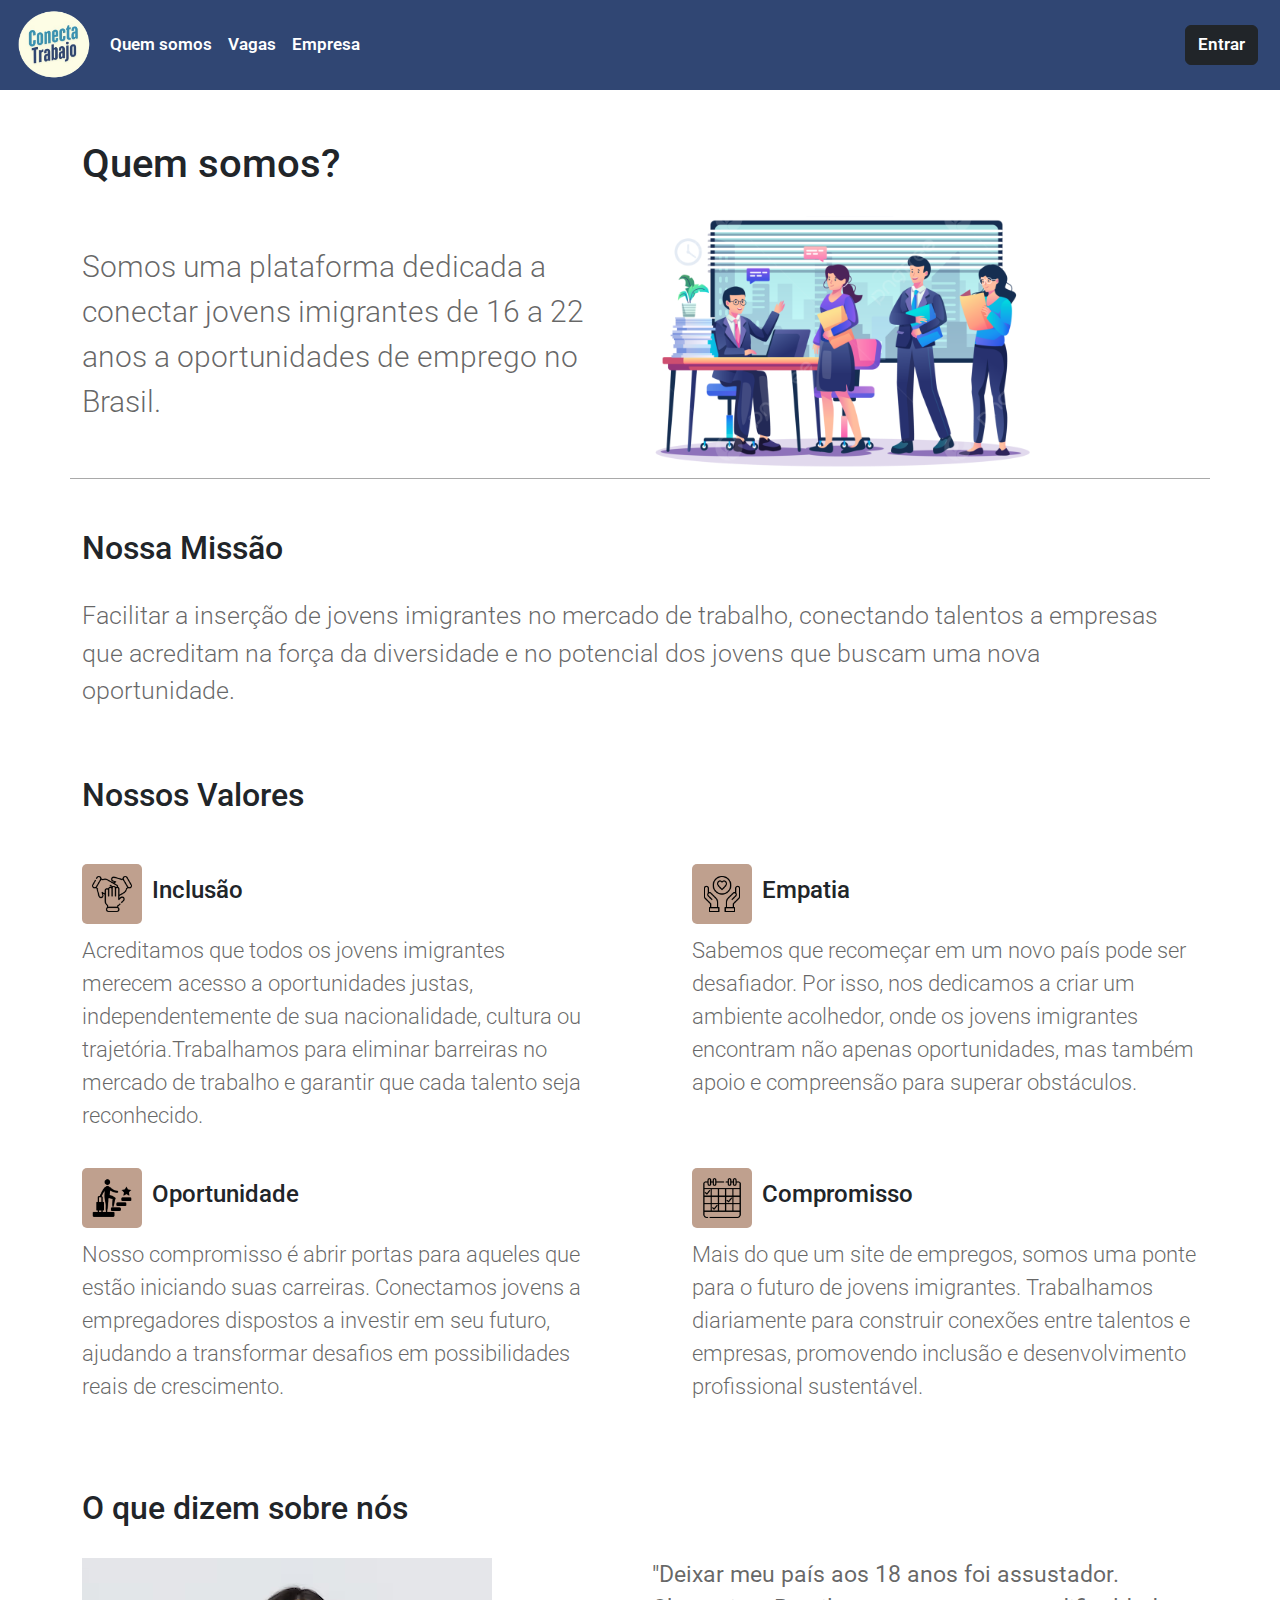
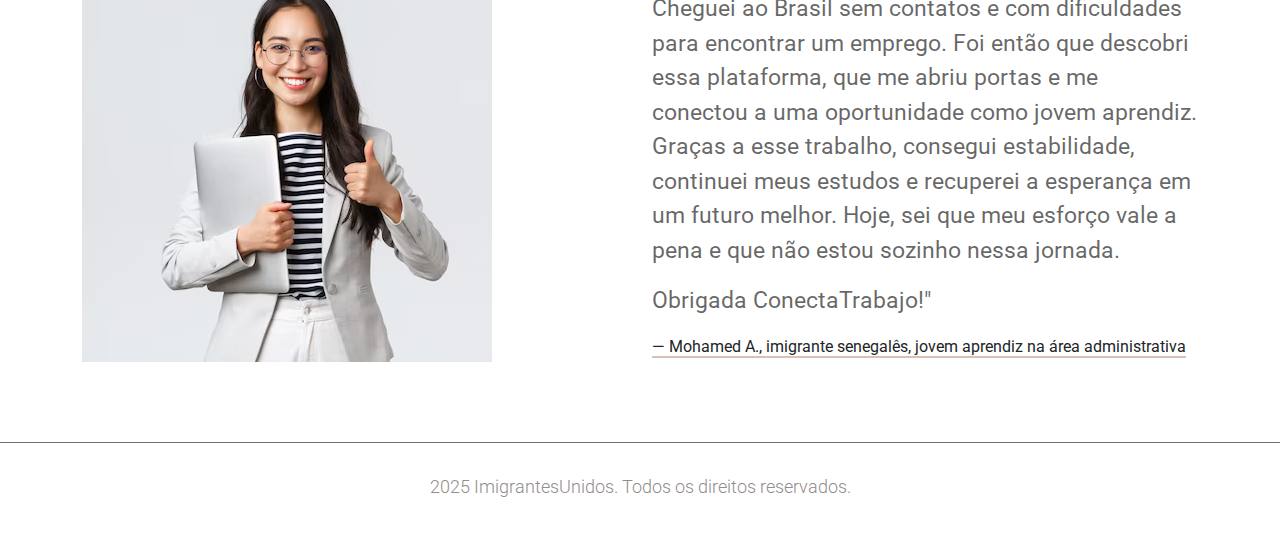
<file: index.html>
<!DOCTYPE html>
<html lang="pt-br">
<head>
    <meta charset="UTF-8">
    <meta name="viewport" content="width=device-width, initial-scale=1.0">
    <title>Document</title>
    <link href="https://cdn.jsdelivr.net/npm/bootstrap@5.3.3/dist/css/bootstrap.min.css" rel="stylesheet" integrity="sha384-QWTKZyjpPEjISv5WaRU9OFeRpok6YctnYmDr5pNlyT2bRjXh0JMhjY6hW+ALEwIH" crossorigin="anonymous">
    <link rel="stylesheet" href="HeaderFooter/style.css">
    <link rel="stylesheet" href="home/style.css">
</head>
<body>

    <header>
      <nav class="navbar  navbar-expand-lg">
          <div class="container-fluid">
            <img src="img/trabalho-gimp.png"
            alt="Bootstrap" width="80" height="70">
            <button class="navbar-toggler" type="button" data-bs-toggle="collapse" data-bs-target="#navbarSupportedContent" aria-controls="navbarSupportedContent" aria-expanded="false" aria-label="Toggle navigation">
              <span class="navbar-toggler-icon"></span>
            </button>
            <div class="collapse navbar-collapse" id="navbarSupportedContent">
              <ul class="navbar-nav me-auto mb-2 mb-lg-0">
                <li class="nav-item">
                  <a class="nav-link" aria-current="page" href="index.html">Quem somos</a>
                </li>
                <li class="nav-item">
                  <a class="nav-link" href="vagas.html">Vagas</a>
                </li>
                <li class="nav-item">
                  <a class="nav-link" href="empresa.html">Empresa</a>
                </li>
              </ul>
              <form class="d-flex" role="search">
                <a href="entrar.html"  class="btn btn-dark">Entrar</a>
              </form>
            </div>
          </div>
      </nav>
    </header>

    <main>
      <div class="container quem-somos">
          <div class="row">
              <h1>Quem somos?</h1>
          </div>
      </div>

      <div class="container comeco">
          <div class="row align-items-center">
              <p class="col-md-6">Somos uma plataforma dedicada a conectar jovens imigrantes de 16 a 22 anos a oportunidades de emprego no Brasil.</p>
              <div class="col-md-6">
                <img src="img/img-principal.png" alt="" class="img-comeco">
              </div>
          </div>
      </div>

      <div class="container missao">
          <div class="row">
              <h2>Nossa Missão</h2>
              <p>Facilitar a inserção de jovens imigrantes no mercado de trabalho, conectando talentos a empresas que acreditam na força da diversidade e no potencial dos jovens que buscam uma nova oportunidade.</p>
          </div>
      </div>

      <div class="container valores">
          <div class="row justify-content-between">
              <h2>Nossos Valores</h2>
              <div class="topicos-valores col-md-6">
                <div class="icones">
                  <img src="img/equipe.png" alt="">
                  <h4>Inclusão</h4>
                </div>
                <p>Acreditamos que todos os jovens imigrantes merecem acesso a oportunidades justas, independentemente de sua nacionalidade, cultura ou trajetória.Trabalhamos para eliminar barreiras no mercado de trabalho e garantir que cada talento seja reconhecido. </p>
              </div>
              <div class="topicos-valores col-md-6">
                <div class="icones">
                  <img src="img/empatia.png" alt="">
                  <h4>Empatia</h4>
                </div>
                <p>Sabemos que recomeçar em um novo país pode ser desafiador. Por isso, nos dedicamos a criar um ambiente acolhedor, onde os jovens imigrantes encontram não apenas oportunidades, mas também apoio e compreensão para superar obstáculos.</p>
              </div>
              <div class="topicos-valores col-md-6">
                <div class="icones">
                  <img src="img/conquista (1).png" alt="">
                  <h4>Oportunidade</h4>
                </div>
                <p> Nosso compromisso é abrir portas para aqueles que estão iniciando suas carreiras. Conectamos jovens a empregadores dispostos a investir em seu futuro, ajudando a transformar desafios em possibilidades reais de crescimento.</p>
              </div>
              <div class="topicos-valores col-md-6">
                <div class="icones">
                  <img src="img/compromisso.png" alt="">
                  <h4>Compromisso</h4>
                </div>
                <p> Mais do que um site de empregos, somos uma ponte para o futuro de jovens imigrantes. Trabalhamos diariamente para construir conexões entre talentos e empresas, promovendo inclusão e desenvolvimento profissional sustentável.</p>
              </div>
          </div>
      </div>

      <div class="container comentario">
        <div class="row align-items-">
          <h2 class="col-md-12">O que dizem sobre nós</h2>
          <div class="col-md-6">
            <img src="img/negp.png" alt="">
          </div>
          <div class="col-md-6">
            <p>"Deixar meu país aos 18 anos foi assustador. Cheguei ao Brasil sem contatos e com dificuldades para encontrar um emprego. Foi então que descobri essa plataforma, que me abriu portas e me conectou a uma oportunidade como jovem aprendiz. Graças a esse trabalho, consegui estabilidade, continuei meus estudos e recuperei a esperança em um futuro melhor. Hoje, sei que meu esforço vale a pena e que não estou sozinho nessa jornada.</p>
            <p>Obrigada ConectaTrabajo!"</p>
            <span>— Mohamed A., imigrante senegalês,
              jovem aprendiz na área administrativa
            </span>
          </div>
         </div>
      </div>
      
    </main>

    <footer>
        <div class="container">
            <div class="row">
                <p class="text-center">2025 ImigrantesUnidos. Todos os direitos reservados.</p>
            </div>
        </div>
    </footer>

      
    

    <script src="https://cdn.jsdelivr.net/npm/bootstrap@5.3.3/dist/js/bootstrap.bundle.min.js" integrity="sha384-YvpcrYf0tY3lHB60NNkmXc5s9fDVZLESaAA55NDzOxhy9GkcIdslK1eN7N6jIeHz" crossorigin="anonymous"></script>

</body>
</html>
</file>
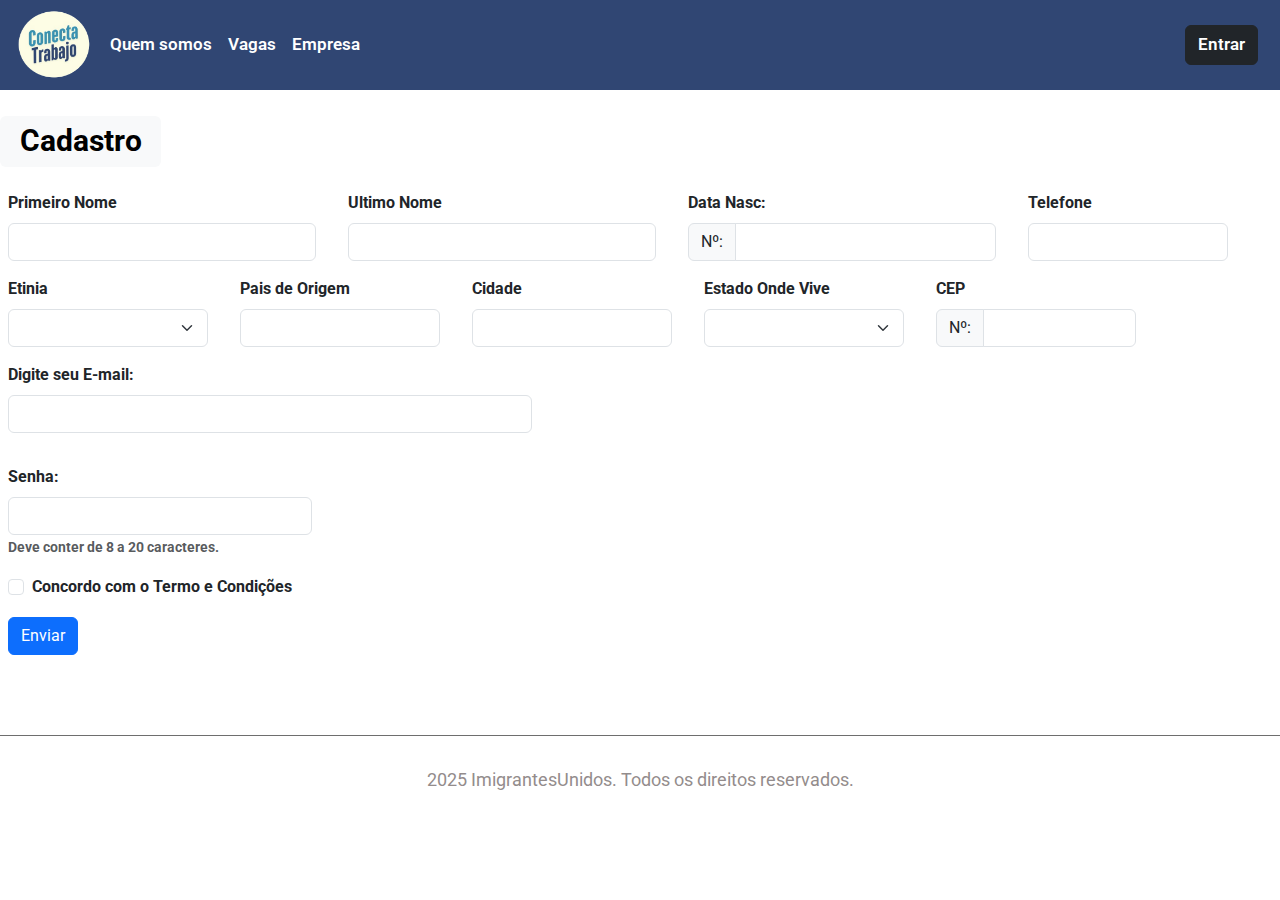
<file: cadastrar.html>
<!DOCTYPE html>
<html lang="pt-br">
<head>
    <meta charset="UTF-8">
    <meta name="viewport" content="width=device-width, initial-scale=1.0">
    <title>login</title>
    <link href="https://cdn.jsdelivr.net/npm/bootstrap@5.3.3/dist/css/bootstrap.min.css" rel="stylesheet" integrity="sha384-QWTKZyjpPEjISv5WaRU9OFeRpok6YctnYmDr5pNlyT2bRjXh0JMhjY6hW+ALEwIH" crossorigin="anonymous">
    <link rel="stylesheet" href="HeaderFooter/style.css">
    <style>
      body{
          text-align:justify;
          font-family: Arial, Helvetica, sans-serif;
          font-weight: bold;
      }
      footer{
        font-weight: 400;
      }
    </style>
</head>
<body>

    <header>
      <nav class="navbar  navbar-expand-lg">
        <div class="container-fluid">
          <img src="img/trabalho-gimp.png"
          alt="Bootstrap" width="80" height="70">
          <button class="navbar-toggler" type="button" data-bs-toggle="collapse" data-bs-target="#navbarSupportedContent" aria-controls="navbarSupportedContent" aria-expanded="false" aria-label="Toggle navigation">
            <span class="navbar-toggler-icon"></span>
          </button>
          <div class="collapse navbar-collapse" id="navbarSupportedContent">
            <ul class="navbar-nav me-auto mb-2 mb-lg-0">
              <li class="nav-item">
                <a class="nav-link" aria-current="page" href="index.html">Quem somos</a>
              </li>
              <li class="nav-item">
                <a class="nav-link" href="vagas.html">Vagas</a>
              </li>
              <li class="nav-item">
                <a class="nav-link" href="empresa.html">Empresa</a>
              </li>
            </ul>
            <form class="d-flex" role="search">
              <a href="entrar.html"  class="btn btn-dark">Entrar</a>
            </form>
          </div>
        </div>
      </nav>
    </header>

    <main>
      <br> <h1><span  class="badge text-bg-light">Cadastro</span></h1> <br>
                <form class="row g-3">
                  <div class="col-md-3 m-2">
                    <label for="validationDefault01" class="form-label">Primeiro Nome</label>
                    <input type="text" class="form-control" id="validationDefault01"  required>
                  </div>
                  <div class="col-md-3 m-2">
                    <label for="validationDefault02" class="form-label">Ultimo Nome</label>
                    <input type="text" class="form-control" id="validationDefault02"  required>
                  </div>
                  <div class="col-md-3 m-2">
                    <label for="validationDefaultCpf" class="form-label">Data Nasc:</label>
                    <div class="input-group">
                      <span class="input-group-text" id="inputGroupPrepend2">Nº:</span>
                      <input type="text" class="form-control" id="validationDefaultCpf" aria-describedby="inputGroupPrepend2" required>
                    </div>
                  </div>
                  <div class="col-md-2 m-2" >
                    <label for="validationDefaultTel" class="form-label">Telefone</label>
                    <input type="text" class="form-control" id="validationDefaultTel"  required>
                  </div>
                  <div class="col-md-2 m-2">
                      <label for="validationDefault04" class="form-label">Etinia</label>
                      <select class="form-select" id="validationDefault04" required>
                        <option selected disabled > </option>
                        <option>Branco</option>
                        <option>Pardo</option>
                        <option>Amarelo</option>
                        <option>Indigena</option>
                        <option>Negro</option>
                      </select>
                    </div>
                    <div class="col-md-2 m-2">
                      <label for="validationDefault03" class="form-label">Pais de Origem</label>
                      <input type="text" class="form-control" id="validationDefault03" required>
                    </div><br>
                  <div class="col-md-2 m-2">
                    <label for="validationDefault03" class="form-label">Cidade</label>
                    <input type="text" class="form-control" id="validationDefault03" required>
                  </div>
                  <div class="col-md-2 m-2">
                    <label for="validationDefault04" class="form-label">Estado Onde Vive</label>
                    <select class="form-select" id="validationDefault04" required>
                      <option selected disabled > </option>
                      <option>SP</option>
                      <option>RJ</option>
                      <option>SC</option>
                      <option>PR</option>
                      <option>CE</option>
                      <option>PE</option>
                      <option>MG</option>
                      <option>AM</option>
                      <option>BA</option>
                      <option>MT</option>
                      <option>PA</option>
                    </select>
                  </div>
                  <div class="col-md-2 m-2">
                    <label for="validationDefault05" class="form-label">CEP</label>
                    <div class="input-group">
                    <span class="input-group-text" id="inputGroupPrepend4">Nº:</span>
                    <input type="text" class="form-control" id="validationDefault05" required>
                  </div>
                  </div>
                  <div class="col-md-5 m-2">
                    <label for="validationDefaultEmail" class="form-label">Digite seu E-mail:</label>
                    <input type="text" class="form-control" id="validationDefaultEmail"  required>
                  </div>
                  <div class="row g-3 align-items-center">
                    <div class="col-md-3 m-2">
                      <label for="validationDefaultSenha" class="form-label">Senha:</label>
                      <input type="text" class="form-control" id="validationDefaultSenha"  required>
                      <span id="passwordHelpInline" class="form-text">
                        Deve conter de 8 a 20 caracteres.
                      </span>
                    </div>
                  </div>
                  <div class="col-12 m-2">
                    <div class="form-check">
                      <input class="form-check-input" type="checkbox" value="" id="invalidCheck2" required>
                      <label class="form-check-label" for="invalidCheck2">
                        Concordo com o Termo e Condições
                      </label>
                    </div>
                  </div>
                  <div class="col-12 m-2">
                    <button class="btn btn-primary" type="submit">Enviar</button>
                  </div>
                </form>
                <br>
                <br>
                <br>
    </main>

    <footer>
      <div class="container">
          <div class="row">
              <p class="text-center">2025 ImigrantesUnidos. Todos os direitos reservados.</p>
          </div>
      </div>
    </footer>
        
              
            
        
    <script src="https://cdn.jsdelivr.net/npm/bootstrap@5.3.3/dist/js/bootstrap.bundle.min.js" integrity="sha384-YvpcrYf0tY3lHB60NNkmXc5s9fDVZLESaAA55NDzOxhy9GkcIdslK1eN7N6jIeHz" crossorigin="anonymous"></script>        
</body>
</html>
</file>
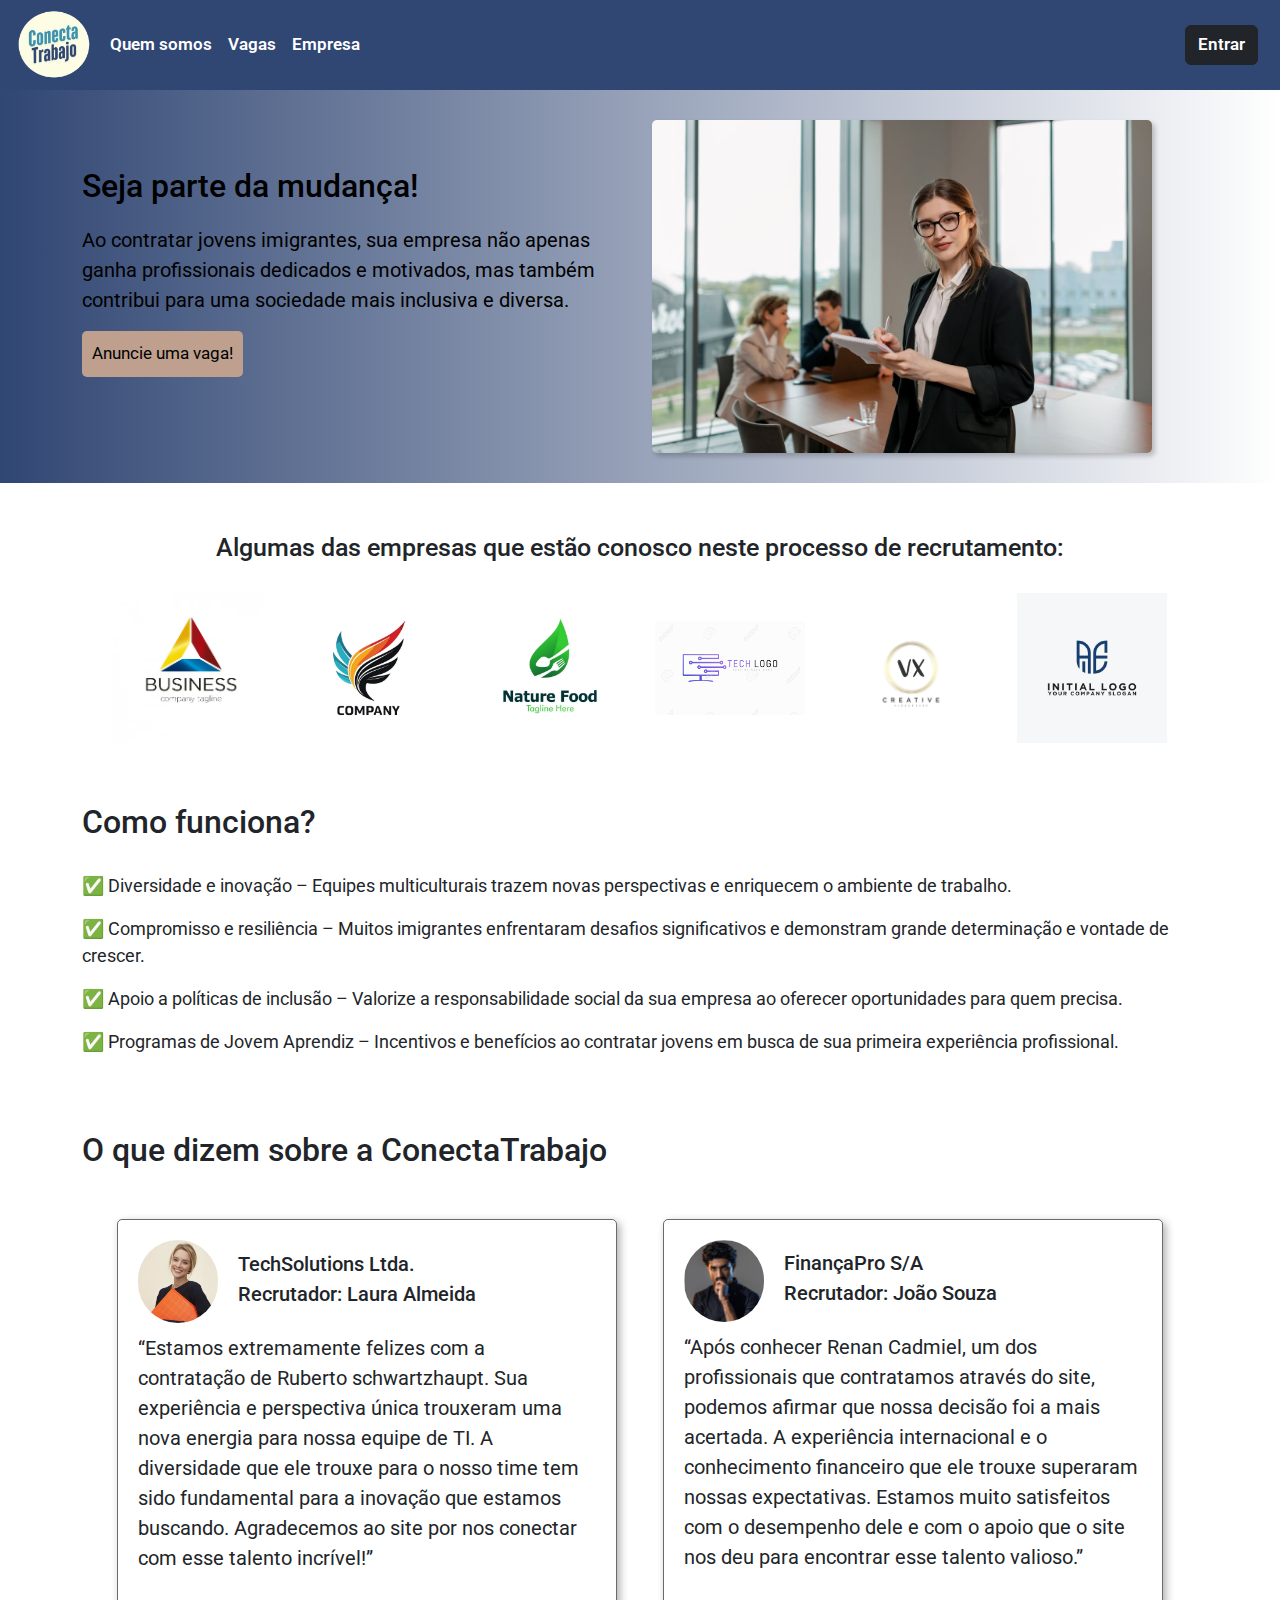
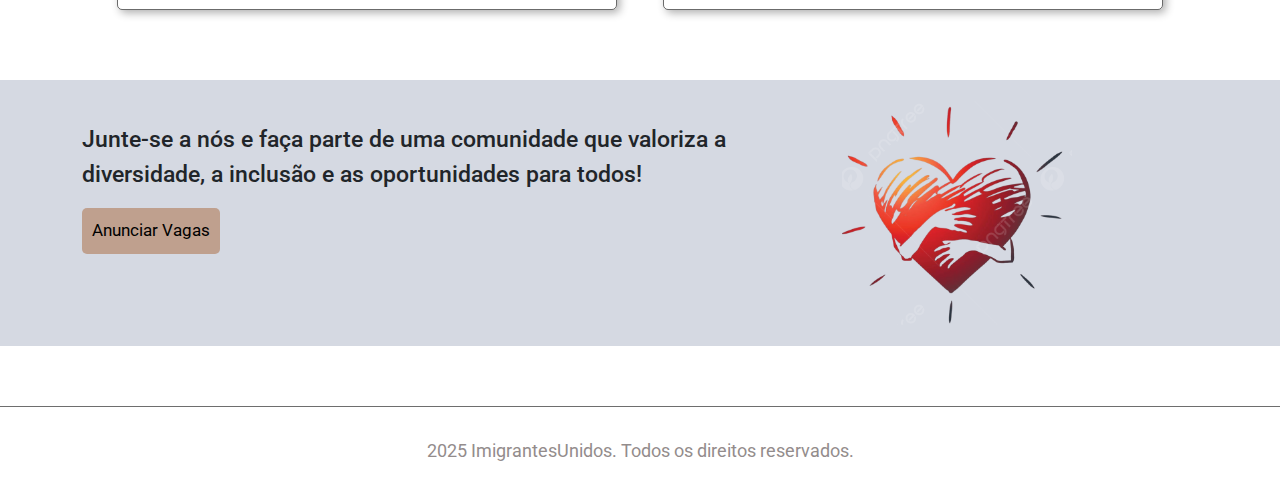
<file: empresa.html>
<!DOCTYPE html>
<html lang="pt-br">
<head>
    <meta charset="UTF-8">
    <meta name="viewport" content="width=device-width, initial-scale=1.0">
    <title>Document</title>
    <link href="https://cdn.jsdelivr.net/npm/bootstrap@5.3.3/dist/css/bootstrap.min.css" rel="stylesheet" integrity="sha384-QWTKZyjpPEjISv5WaRU9OFeRpok6YctnYmDr5pNlyT2bRjXh0JMhjY6hW+ALEwIH" crossorigin="anonymous">
    <link rel="stylesheet" href="HeaderFooter/style.css">
    <link rel="stylesheet" href="empresa/style.css">
</head>
<body>
    <header>
        <nav class="navbar  navbar-expand-lg">
            <div class="container-fluid">
              <img src="img/trabalho-gimp.png"
              alt="Bootstrap" width="80" height="70">
              <button class="navbar-toggler" type="button" data-bs-toggle="collapse" data-bs-target="#navbarSupportedContent" aria-controls="navbarSupportedContent" aria-expanded="false" aria-label="Toggle navigation">
                <span class="navbar-toggler-icon"></span>
              </button>
              <div class="collapse navbar-collapse" id="navbarSupportedContent">
                <ul class="navbar-nav me-auto mb-2 mb-lg-0">
                  <li class="nav-item">
                    <a class="nav-link" aria-current="page" href="index.html">Quem somos</a>
                  </li>
                  <li class="nav-item">
                    <a class="nav-link" href="vagas.html">Vagas</a>
                  </li>
                  <li class="nav-item">
                    <a class="nav-link" href="empresa.html">Empresa</a>
                  </li>
                </ul>
                <form class="d-flex" role="search">
                    <a href="entrar.html"  class="btn btn-dark">Entrar</a>
                </form>
              </div>
            </div>
        </nav>
    </header>

    <main>
        <div class="cor">
            <div class="container comeco">
                <div class="row align-items-center">
                    <div class="col-md-6">
                        <h2>Seja parte da mudança!</h2>
                        <p> Ao contratar jovens imigrantes, sua empresa não apenas ganha profissionais dedicados e motivados, mas também contribui para uma sociedade mais inclusiva e diversa.</p>
                        <input type="submit" value="Anuncie uma vaga!">
                    </div>
                    <div class="col-md-6"><img src="img/recru.jpg" alt=""></div>
                </div>
            </div>
        </div>

        <div class="container empresas">
            <div class="row">
                <h2>Algumas das empresas que estão conosco neste processo de recrutamento:
                </h2>
                <div class="logos">
                    <div><img src="img/logo-buiness.avif" alt=""></div>
                    <div><img src="img/logo-company.jpg" alt=""></div>
                    <div><img src="img/logo-food.jpg" alt=""></div>
                    <div><img src="img/tech-logo.png" alt=""></div>
                    <div><img src="img/creative-logo.jpg" alt=""></div>
                    <div><img src="img/logo-initial.jpg" alt=""></div>
                </div>
            </div>
        </div>

        <div class="container funciona">
            <div class="row">
                <h2>Como funciona?</h2>
                <p>✅ Diversidade e inovação – Equipes multiculturais trazem novas perspectivas e enriquecem o ambiente de trabalho.</p>
               <p>✅ Compromisso e resiliência – Muitos imigrantes enfrentaram desafios significativos e demonstram grande determinação e vontade de crescer.</p>
               <p>✅ Apoio a políticas de inclusão – Valorize a responsabilidade social da sua empresa ao oferecer oportunidades para quem precisa.</p>
               <p>✅ Programas de Jovem Aprendiz – Incentivos e benefícios ao contratar jovens em busca de sua primeira experiência profissional.</p>
            </div>
        </div>

        <div class="container comentarios">
            <div class="row">
                <h2>O que dizem sobre a ConectaTrabajo</h2>
                <div class="comentario-junto">
                    <div class="comentario">
                        <div class="foto-recrutador">
                            <img src="img/recruta1.jpg" alt="">
                            <p>TechSolutions Ltda. <br>
                                Recrutador: Laura Almeida
                            </p>
                        </div>
                        <p>“Estamos extremamente felizes com a contratação de Ruberto schwartzhaupt. Sua experiência e perspectiva única trouxeram uma nova energia para nossa equipe de TI. A diversidade que ele trouxe para o nosso time tem sido fundamental para a inovação que estamos buscando. Agradecemos ao site por nos conectar com esse talento incrível!”</p>
                    </div>
                    <div class="comentario">
                        <div class="foto-recrutador">
                            <img src="img/pexels-nkhajotia-1486064.jpg" alt="">
                            <p>FinançaPro S/A <br>
                                Recrutador: João Souza
                            </p>
                        </div>
                        <p>“Após conhecer Renan Cadmiel, um dos profissionais que contratamos através do site, podemos afirmar que nossa decisão foi a mais acertada. A experiência internacional e o conhecimento financeiro que ele trouxe superaram nossas expectativas. Estamos muito satisfeitos com o desempenho dele e com o apoio que o site nos deu para encontrar esse talento valioso.”</p>
                    </div>
                </div>
            </div>
        </div>

        <div class="cor-fim">
            <div class="container frase-final">
                <div class="row  justify-content-between align-items-center">
                    <div class="col-md-8 frase-anuncie">
                        <p>Junte-se a nós e faça parte de uma comunidade que valoriza a diversidade, a inclusão e as oportunidades para todos!</p>
                        <input type="submit" value="Anunciar Vagas">
                    </div>
                    <div class="col-md-4">
                        <img src="img/coracao2.png" alt="">
                    </div>
                </div>
            </div>
        </div>
     
    </main>


    <footer>
        <div class="container">
            <div class="row">
                <p class="text-center">2025 ImigrantesUnidos. Todos os direitos reservados.</p>
            </div>
        </div>
    </footer>


    <script src="https://cdn.jsdelivr.net/npm/bootstrap@5.3.3/dist/js/bootstrap.bundle.min.js" integrity="sha384-YvpcrYf0tY3lHB60NNkmXc5s9fDVZLESaAA55NDzOxhy9GkcIdslK1eN7N6jIeHz" crossorigin="anonymous"></script>

</body>
</html>
</file>
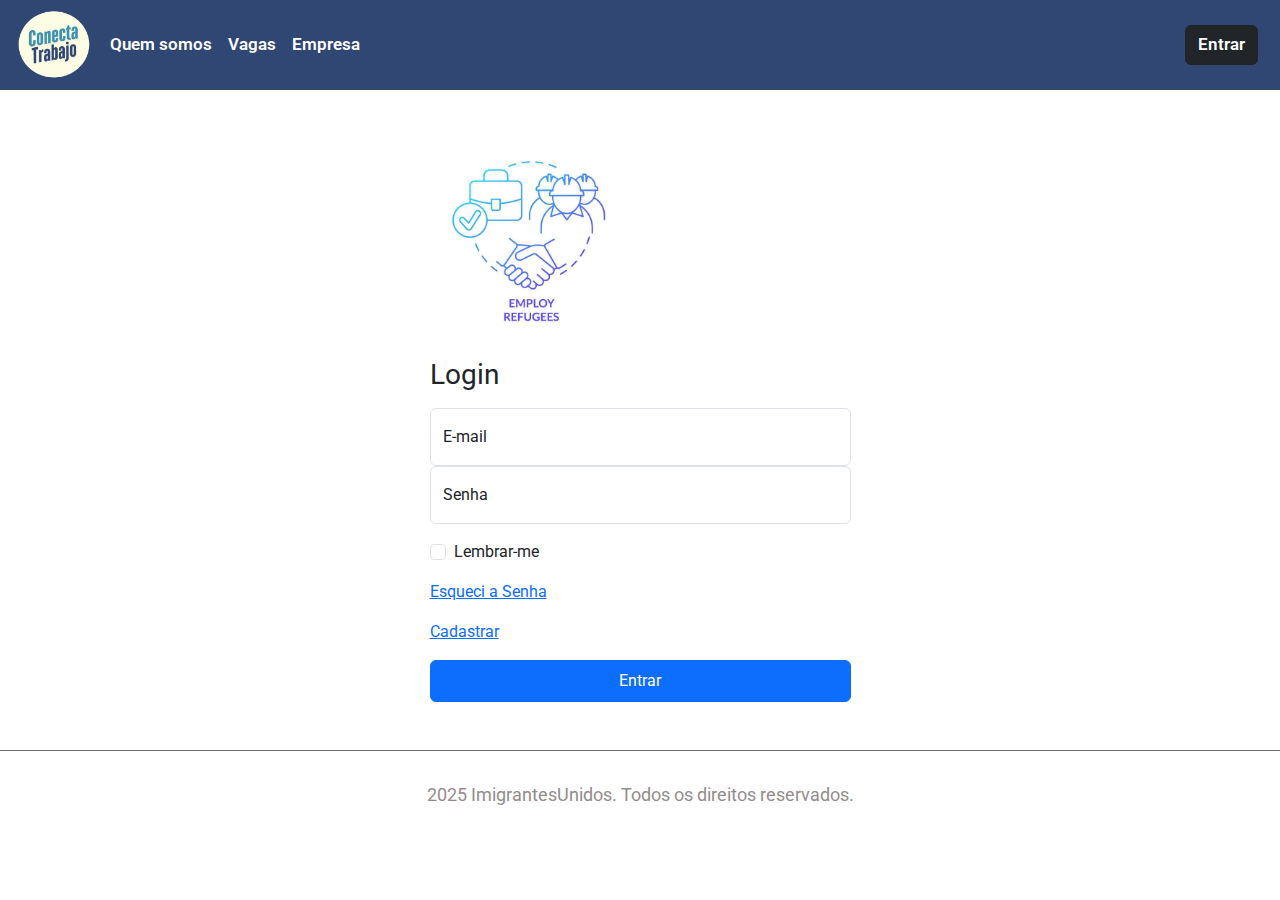
<file: entrar.html>
<!DOCTYPE html>
<html lang="pt-br">
<head>
    <meta charset="UTF-8">
    <meta name="viewport" content="width=device-width, initial-scale=1.0">
    <title>login</title>
    <link href="https://cdn.jsdelivr.net/npm/bootstrap@5.3.3/dist/css/bootstrap.min.css" rel="stylesheet" integrity="sha384-QWTKZyjpPEjISv5WaRU9OFeRpok6YctnYmDr5pNlyT2bRjXh0JMhjY6hW+ALEwIH" crossorigin="anonymous">
    <link rel="stylesheet" href="HeaderFooter/style.css">
    <style>
      .img_login{
           margin-bottom: 20px;
      }
    </style>
</head>
<body >

    <header>
      <nav class="navbar  navbar-expand-lg">
        <div class="container-fluid">
          <img src="img/trabalho-gimp.png"
          alt="Bootstrap" width="80" height="70">
          <button class="navbar-toggler" type="button" data-bs-toggle="collapse" data-bs-target="#navbarSupportedContent" aria-controls="navbarSupportedContent" aria-expanded="false" aria-label="Toggle navigation">
            <span class="navbar-toggler-icon"></span>
          </button>
          <div class="collapse navbar-collapse" id="navbarSupportedContent">
            <ul class="navbar-nav me-auto mb-2 mb-lg-0">
              <li class="nav-item">
                <a class="nav-link" aria-current="page" href="index.html">Quem somos</a>
              </li>
              <li class="nav-item">
                <a class="nav-link" href="vagas.html">Vagas</a>
              </li>
              <li class="nav-item">
                <a class="nav-link" href="empresa.html">Empresa</a>
              </li>
            </ul>
            <form class="d-flex" role="search">
              <a href="entrar.html"  class="btn btn-dark">Entrar</a>
            </form>
          </div>
        </div>
    </nav>
    </header>

    <main>
      <div class="container p-5">
          <div class="row justify-content-center">
              <form class="col col-md-5">
                  <img src="img/imagem-login.jpg" class="img_login" height="200" width="200">
                  <h1 class="h3 mb-3 fw-normal"> Login</h1>
                  <div class="form-floating">
                      <input type="email" class="form-control" id="floatingInput" placeholder="your-email@gmail.com"/>
                      <label for="floatingInput">E-mail</label>
                  </div>
                  <div class="form-floating">
                      <input type="email" class="form-control" id="floatingInput" placeholder="senha"/>
                      <label for="floatingInput">Senha</label>
                  </div>
                  <div class="form-check text-start my-3">
                      <input type="checkbox" class="form-check-input" id="flexCheckDefault"/>
                      <label class="form-check-label" for="flexCheckDefault">Lembrar-me</label>
                  </div>
                  <p><a href="#" class="link-primary">Esqueci a Senha</a></p>
                  <p><a href="cadastrar.html" class="link-primary">Cadastrar</a></p>
                  <button class="btn btn-primary w-100 py-2">Entrar</button>
              </form>
      
          </div>
      </div>
    </main>

    <footer>
        <div class="container">
            <div class="row">
                <p class="text-center">2025 ImigrantesUnidos. Todos os direitos reservados.</p>
            </div>
        </div>
    </footer>

    <script src="https://cdn.jsdelivr.net/npm/bootstrap@5.3.3/dist/js/bootstrap.bundle.min.js" integrity="sha384-YvpcrYf0tY3lHB60NNkmXc5s9fDVZLESaAA55NDzOxhy9GkcIdslK1eN7N6jIeHz" crossorigin="anonymous"></script>

</body>
</html>
</file>
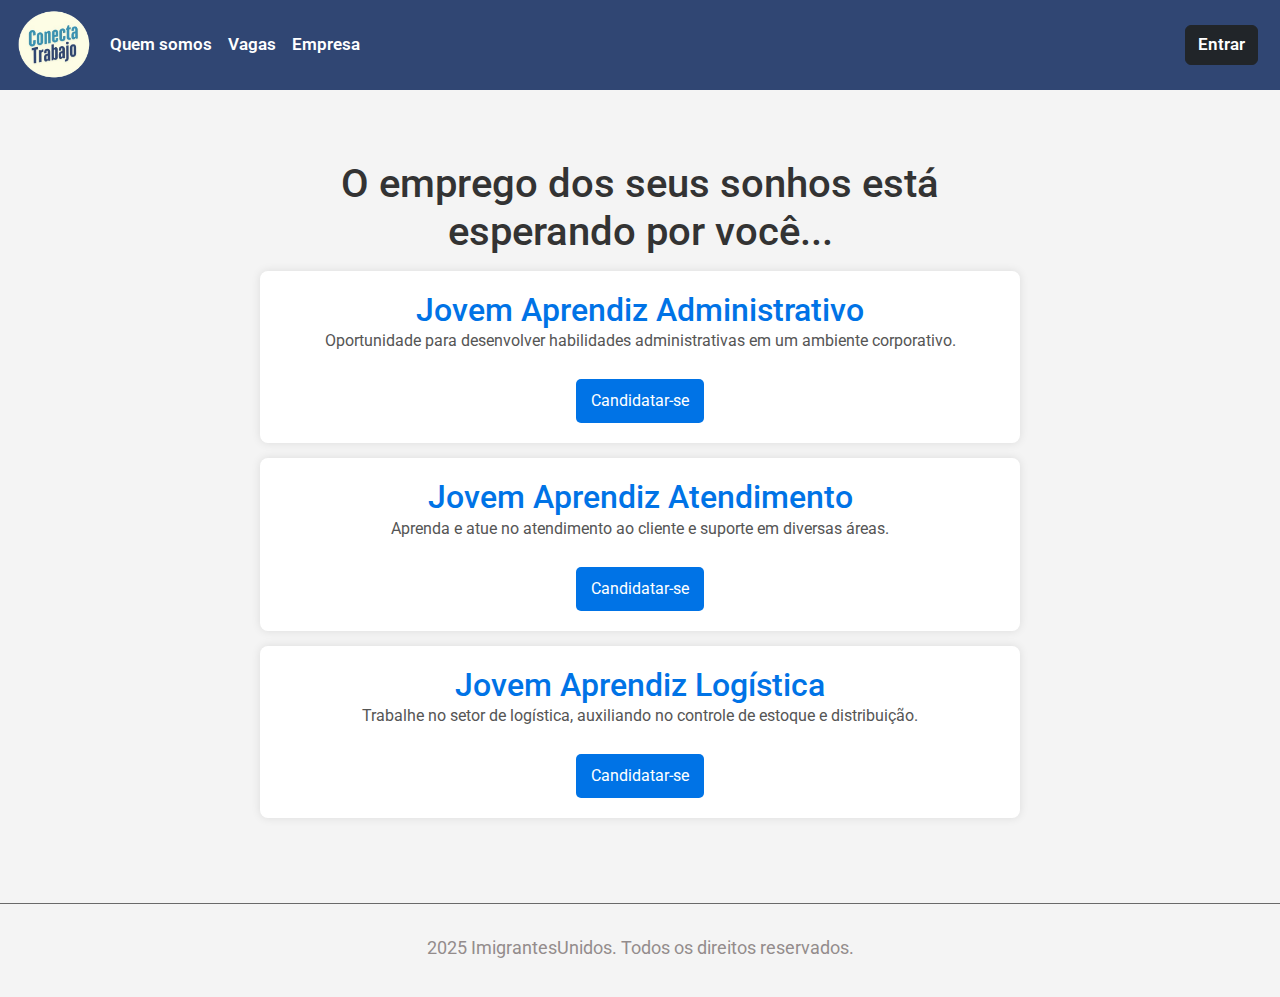
<file: vagas.html>
<!DOCTYPE html>
<html lang="pt-br">
<head>
    <meta charset="UTF-8">
    <meta name="viewport" content="width=device-width, initial-scale=1.0">
    <title>Document</title>
    <link href="https://cdn.jsdelivr.net/npm/bootstrap@5.3.3/dist/css/bootstrap.min.css" rel="stylesheet" integrity="sha384-QWTKZyjpPEjISv5WaRU9OFeRpok6YctnYmDr5pNlyT2bRjXh0JMhjY6hW+ALEwIH" crossorigin="anonymous">
    <link rel="stylesheet" href="vagas/style.css">
    <link rel="stylesheet" href="HeaderFooter/style.css">
</head>
<body>

    <header>
      <nav class="navbar  navbar-expand-lg">
          <div class="container-fluid">
            <img src="img/trabalho-gimp.png"
            alt="Bootstrap" width="80" height="70">
            <button class="navbar-toggler" type="button" data-bs-toggle="collapse" data-bs-target="#navbarSupportedContent" aria-controls="navbarSupportedContent" aria-expanded="false" aria-label="Toggle navigation">
              <span class="navbar-toggler-icon"></span>
            </button>
            <div class="collapse navbar-collapse" id="navbarSupportedContent">
              <ul class="navbar-nav me-auto mb-2 mb-lg-0">
                <li class="nav-item">
                  <a class="nav-link" aria-current="page" href="index.html">Quem somos</a>
                </li>
                <li class="nav-item">
                  <a class="nav-link" href="vagas.html">Vagas</a>
                </li>
                <li class="nav-item">
                  <a class="nav-link" href="empresa.html">Empresa</a>
                </li>
              </ul>
              <form class="d-flex" role="search">
                <a href="entrar.html"  class="btn btn-dark">Entrar</a>
              </form>
            </div>
          </div>
      </nav>
    </header>

    <main>
      <div class="container vagas">
          <h1>O emprego dos seus sonhos está esperando por você...</h1>
      
          <div class="vaga">
              <h2>Jovem Aprendiz Administrativo</h2>
              <p>Oportunidade para desenvolver habilidades administrativas em um ambiente corporativo.</p>
              <a href="#">Candidatar-se</a>
          </div>
      
          <div class="vaga">
              <h2>Jovem Aprendiz Atendimento</h2>
              <p>Aprenda e atue no atendimento ao cliente e suporte em diversas áreas.</p>
              <a href="#">Candidatar-se</a>
          </div>
      
          <div class="vaga">
              <h2>Jovem Aprendiz Logística</h2>
              <p>Trabalhe no setor de logística, auxiliando no controle de estoque e distribuição.</p>
              <a href="#">Candidatar-se</a>
          </div>
      </div>
    </main>

    <footer>
        <div class="container">
            <div class="row">
                <p class="text-center">2025 ImigrantesUnidos. Todos os direitos reservados.</p>
            </div>
        </div>
    </footer>

<script src="https://cdn.jsdelivr.net/npm/bootstrap@5.3.3/dist/js/bootstrap.bundle.min.js" integrity="sha384-YvpcrYf0tY3lHB60NNkmXc5s9fDVZLESaAA55NDzOxhy9GkcIdslK1eN7N6jIeHz" crossorigin="anonymous"></script>

</body>
</html>
</file>
<file: HeaderFooter/style.css>
@charset "utf-8";

@import url('https://fonts.googleapis.com/css2?family=Julius+Sans+One&family=Roboto:ital,wght@0,100..900;1,100..900&display=swap');

@import url('https://fonts.googleapis.com/css2?family=Roboto:ital,wght@0,100..900;1,100..900&display=swap'); 

*{
    font-family: "Roboto", serif;
}

:root{
    --cor1: #304673;
    --cor2: #0D0D0D;
    --cor3: #BFA08E;
}


.navbar{
    background-color: #304673;
    color: white;
    height: 90px;
}

.brand{
   text-decoration: none;
   font-family: "Julius Sans One", serif;
   background-color: rgba(0, 0, 0, 0.753);
   padding: 8px;
   border-radius: 10px;
}

.img-logo{
    border-radius: 10px;
   
}

.navbar a{
    color: white;
    font-weight: 600;
    font-size: 17px;
}

.navbar a:hover{
    color: white;
    text-decoration: underline;
}

.navbar a:visited{
    color: white;
}
.navbar-collapse{
    background-color: #304673;
    padding: 10px;
}


footer{
    border-top: 1px solid rgba(0, 0, 0, 0.568);
    padding: 30px 0px 20px 0px;
}

footer p{
    color: rgb(147, 140, 140);
    font-size: 18px;
}
</file>
<file: home/style.css>
@charset "UTF-8";

p{
    font-size: 25px;
    color: #0d0d0da2;
    font-weight: 300;
}

h2{
    margin-bottom: 30px;
}

.quem-somos h1{
    font-size: 30px;
}

.quem-somos{
    margin-top: 50px;
    margin-bottom: 20px;
}

.quem-somos h1{
    font-size: 40px;
}

.comeco{
    margin-bottom: 50px;
    padding-bottom: 10px;
    border-bottom: 1px solid rgba(0, 0, 0, 0.336);
}

.comeco p{
    font-size: 30px;
}

.img-comeco{
    max-width: 380px;
}

.valores{
    margin-top: 50px;
}

.valores h2{
    margin-bottom:50px;
}

.valores img{
    width: 60px;
    background-color: #BFA08E;
    padding: 10px;
    border-radius: 5px;
}

.topicos-valores{
   max-width: 530px;
   margin-bottom: 20px;
}

.topicos-valores p{
    font-size: 22px;
}

.icones{
    display: flex;
    align-items: center;
    gap: 10px;
    margin-bottom: 10px;
}

.comentario{
    margin-top: 50px;
    margin-bottom: 50px;
}

.comentario img{
    max-width: 500px;
    margin-bottom: 30px;
}

.comentario p{
    font-weight: 400;
    font-size: 23px;
}

.comentario span{
    border-bottom: 2px solid #bfa08ea4;
   
}

@media(max-width:992px){

    .comentario img{
        max-width: 350px;   
    }

    .comentario p{
        font-weight: 400;
        font-size: 19px;
       margin-left: 40px;
    }
    .comentario span{
        margin-left: 40px;
    }
}


@media (max-width:800px){
    .img-comeco{
        max-width: 350px;
    }

    .comeco p{
        font-size: 26px;
    }
}


@media(max-width:768px){

    .comentario img{
        max-width: 100%;   
    }

    .comentario p{
       margin-left: 0px;
    }

    .comentario span{
        margin-left: 0px;
    }
}
</file>
<file: empresa/style.css>
@charset "UTF-8";


.cor{
    padding-top: 30px;
    padding-bottom: 30px;
    background-image: linear-gradient(90deg,#304673,white);
}

.comeco p{
    font-size: 20px;
    color: black;
}

.comeco h2{
    color: black;
    margin-bottom: 20px;
}

.comeco input{
   background-color: #BFA08E;
    border: none;
    padding: 10px;
    font-size: 17px;
    color: rgb(0, 0, 0);
    border-radius: 5px;
    margin-bottom: 30px;
}

.comeco input:hover{
    background-color: #c08766;
}

.comeco img{
    max-width: 500px;
    border-radius: 5px;
    box-shadow: 3px 3px 5px rgba(0, 0, 0, 0.215);
}

.empresas{
    margin-top: 50px;
}

.empresas h2{
    margin-bottom: 30px;
    font-size: 25px;
    text-align: center;
}

.empresas img{
    width: 150px;
}

.logos{
    overflow: auto;
    display: flex;
    justify-content: space-evenly;
    align-items: center;
}

.funciona h2{
    margin: 60px 0px 30px 0px;
}

.funciona p{
    font-size: 18px;
}

.comentarios h2{
    margin: 60px 0px 40px 0px;
}

.comentario-junto{
    display: flex;
    justify-content: space-evenly;
}

.comentarios img{
    width: 80px;
    border-radius: 50px;
    margin-bottom: 10px;
}


.foto-recrutador{
    display: flex;
    gap: 20px;
    align-items: center;
}

.foto-recrutador p{
    font-weight: 500;
}

.comentario{
    padding: 20px;
    box-shadow: 3px 3px 8px rgba(0, 0, 0, 0.315);
    max-width: 500px;
    border-radius: 5px;
    border: 1px solid rgba(0, 0, 0, 0.582);
    margin: 10px;
}

.comentario p {
    font-size: 20px;
}

.avaliacao{
    font-weight: 400;
    font-size: 20px;
}

.cor-fim{
    background-color: #30467334;
    margin-top: 60px;
    margin-bottom: 60px;
    padding: 20px 10px 20px 10px;
}

.frase-anuncie p{
    font-weight: 500;
    font-size: 23px;
}

.frase-final img{
    max-width: 230px;
}

.frase-final input{
    background-color: #BFA08E;
     border: none;
     padding: 10px;
     font-size: 17px;
     color: rgb(0, 0, 0);
     border-radius: 5px;
     margin-bottom: 50px;
 }
 
 .frase-final input:hover{
     background-color: #c08766;
 }

 @media(max-width:1041px){
    .comeco img{
        max-width: 400px;
    }
}

@media(max-width:841px){
    .comeco img{
        max-width: 100%;
    }
}

 @media(max-width:992px){
    .comentario p {
        font-size: 17px;
    }
}


@media(max-width:768px){
    .comentario-junto{
        display: flex;
        flex-direction: column;
        justify-content: center;
    }

    .comentario{
        width: 100%;
    }

    .frase-final input{
        width: 100%;
        margin: auto;
        margin-top:20px;
        margin-bottom: 20px;
     }
 
     .frase-final img{
        display: flex;
         margin: auto;
         max-width: 200px;
     }
}


 @media(max-width:536px){
    .comentario{
        max-width: 400px;
        margin: auto;
        margin-bottom: 20px;
    }
 }
</file>
<file: vagas/style.css>
@charset "UTF-8";

body {
    margin: 0;
    padding: 0;
    background-color: #f4f4f4;
    text-align: center;
}

.navbar{
    text-align: start;
}

.vagas {
    max-width: 800px;
    margin: 50px auto;
    padding: 20px;
}

h1 {
    color: #333;
}

.vaga {
    background: white;
    padding: 20px;
    margin: 15px 0;
    border-radius: 8px;
    box-shadow: 0 0 10px rgba(0, 0, 0, 0.1);
}

.vaga h2 {
    margin: 0;
    color: #0073e6;
}

.vaga p {
    color: #555;
}

.vaga a {
    display: inline-block;
    margin-top: 10px;
    padding: 10px 15px;
    background: #0073e6;
    color: white;
    text-decoration: none;
    border-radius: 5px;
}

.vaga a:hover {
    background-color: #005bb5;
}
</file>
